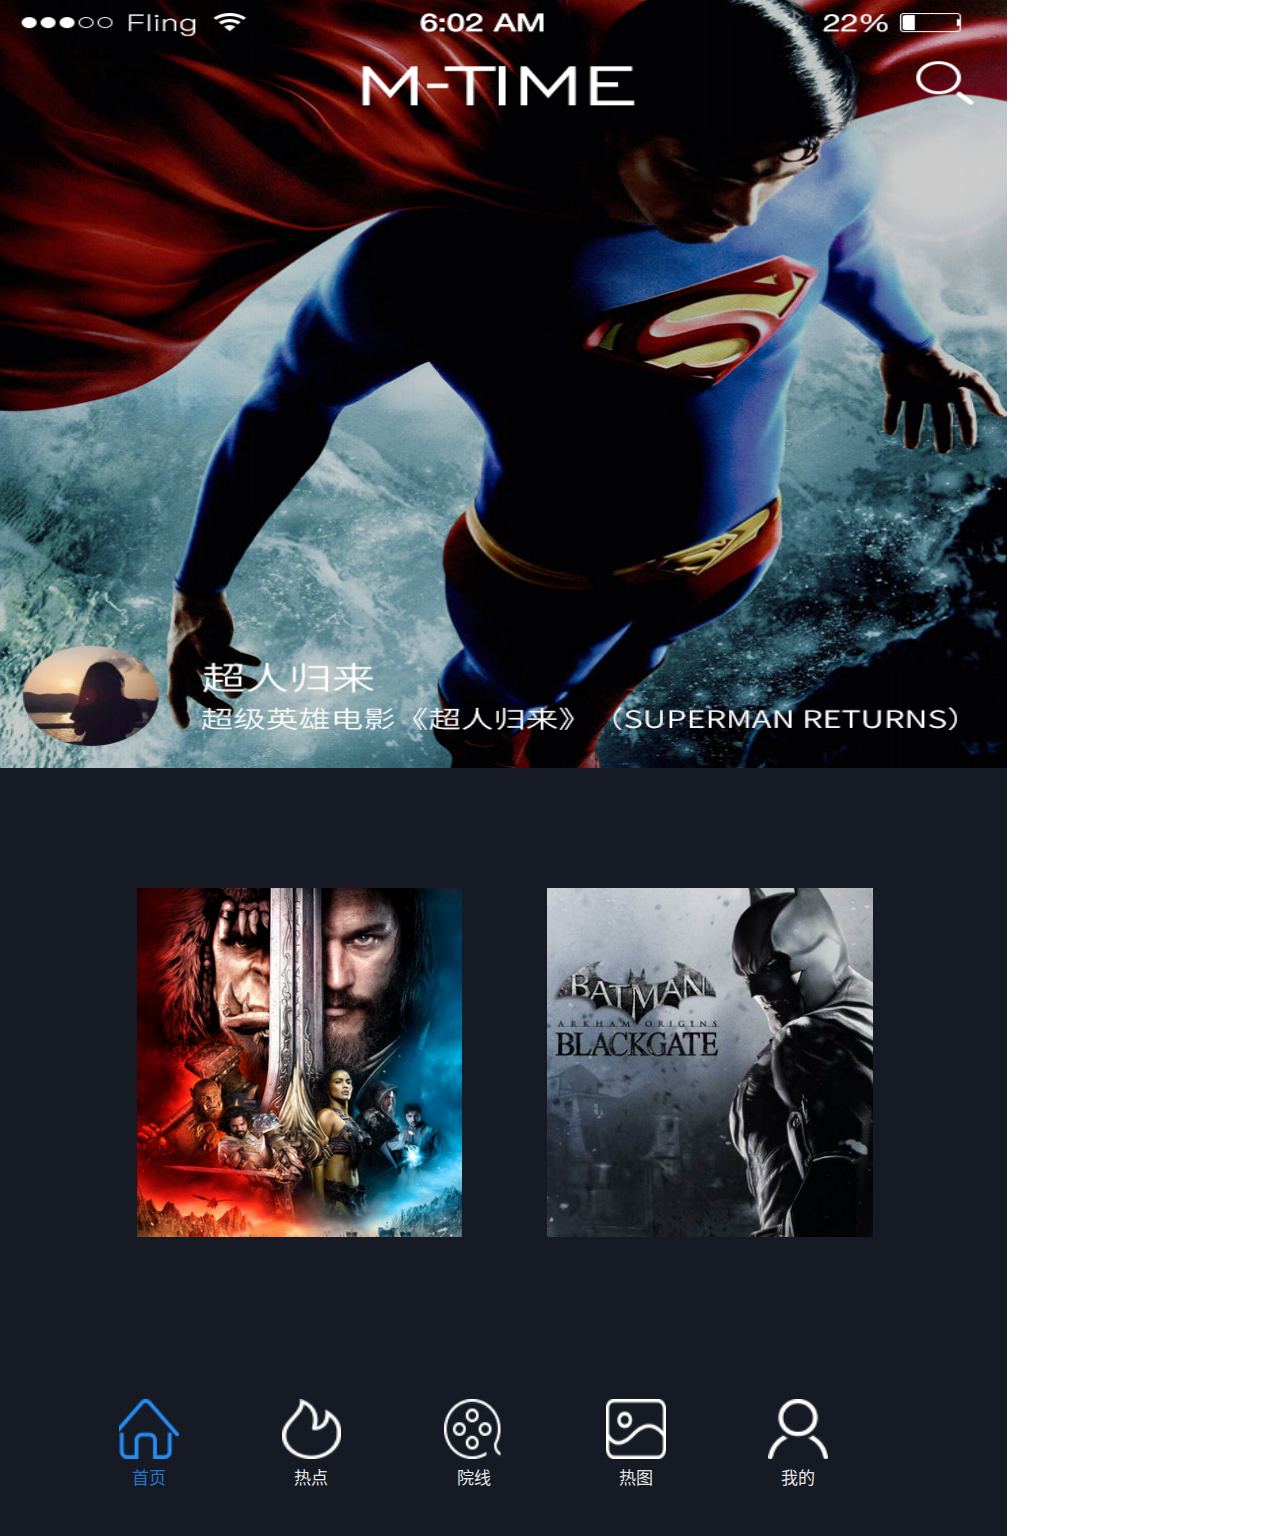
<file: homework/新建文件夹/影评首页.html>
<!DOCTYPE html>
<html lang="zH-cn">
<head>
	<title></title>
	<meta charset="utf-8">
	<meta name="viewport">
	<style type="text/css">
		*{
			margin: 0;
			padding: 0;
			list-style: none;
		}
		.main{
			width: 5.9rem;
			height: 8rem;
			background-color: rgb(21,26,36);
		}
		.header{
			width: 100%;
			height: 4.5rem;
			background-color:blue;
			margin-bottom: 0.1rem;
		}
		.header img{
			width: 100%;
			height:100%;
		}
		.center{
			width: 5.3rem;
			height: 2.5rem;
			margin: 0.5rem auto;
		}
		.footer{
			width: 100%;
			height: 1rem;
			background-color: rgb(21,26,36);
		}
	    .item{
	        padding: 0.2rem 0rem 0rem 0.7rem;
	    	text-align: center;
	    }
		.item li{
			font-size: 0.1rem;
			color: rgb(230,230,230);
			float: left;
			margin-right: 0.6rem;
			text-align:center;
		}
		.item img{
			width: 0.35rem;
			height: 0.35rem;
		}
		.shouye{
			color:rgb(35,120,200);
		}
		.ccenter{
			width: 36%;
			height: 82%;
			float:left;
			margin: 0.2rem 0rem 0.5rem 0.5rem;
			background-color: white;
		}
		.ccenter img{
			width:100%;
			height: 100%;
		}
	</style>
</head>
<body>
	<div class="main">
    	<div class="header">
    		<img src="images/电影_02.png" alt="">
    	</div>
    	<div class="center">
    		<div class="ccenter">
    			<img src="images/电影_05.png" alt="">
    		</div>
			<div class="ccenter">
				<img src="images/电影_07.png" alt="">
			</div>
    	</div>
    	<div class="footer">
    		<ul class="item">
	    		<li>
	    			<img src="images/首页_03.png" alt="">
	    			<p class="shouye">首页</p>
	    		</li>
	    		<li>
	    			<img src="images/首页_05.png" alt="">
	    			<p>热点</p>
	    		</li>
	    		<li>
	    			<img src="images/首页_07.png" alt="">
					<p>院线</p>
	    		</li>
	    		<li>
	    			<img src="images/首页_09.png" alt="">
	    			<p>热图</p>
	    		</li>
	    		<li>
	    			<img src="images/首页_11.png" alt="">
	    			<p>我的</p>
	    		</li>
	    	</ul>
    	</div>
	</div>

	
	<script type="text/javascript" src="rem.js"></script>
</body>
</html>
</file>
